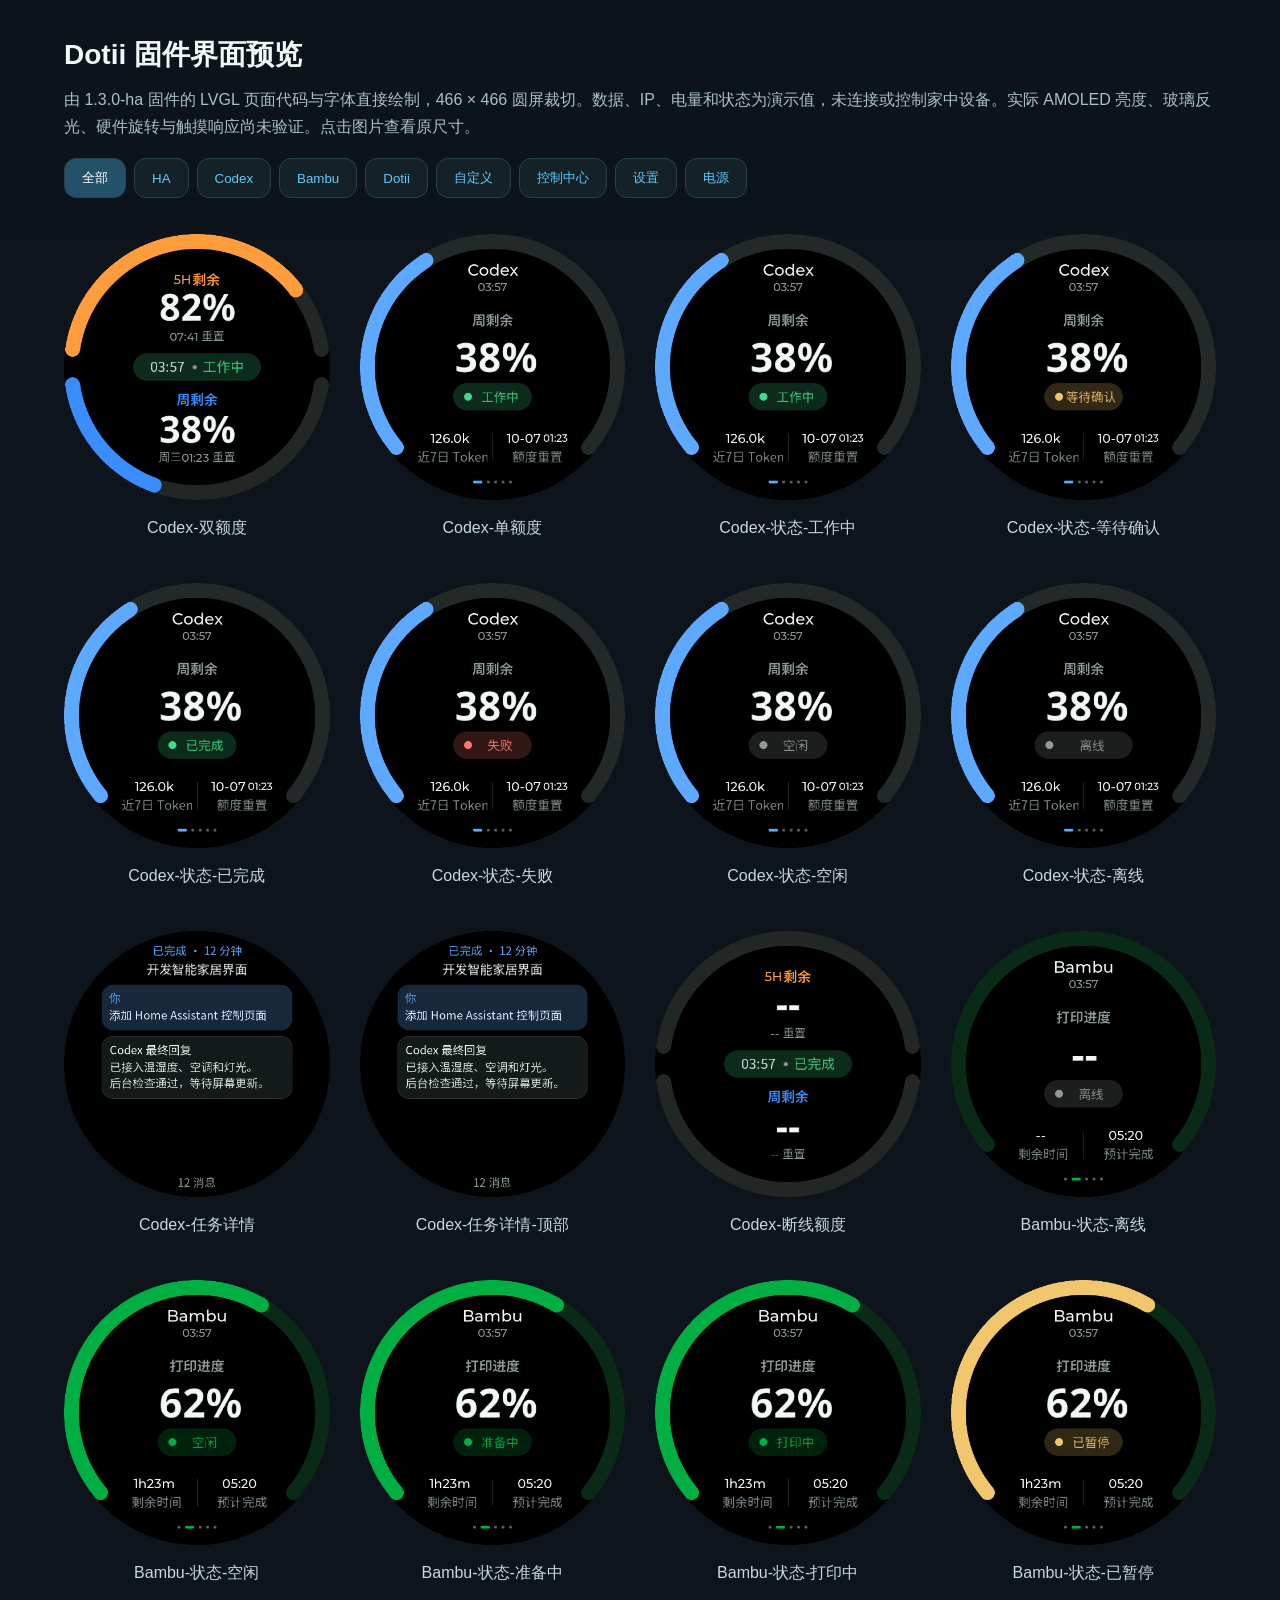
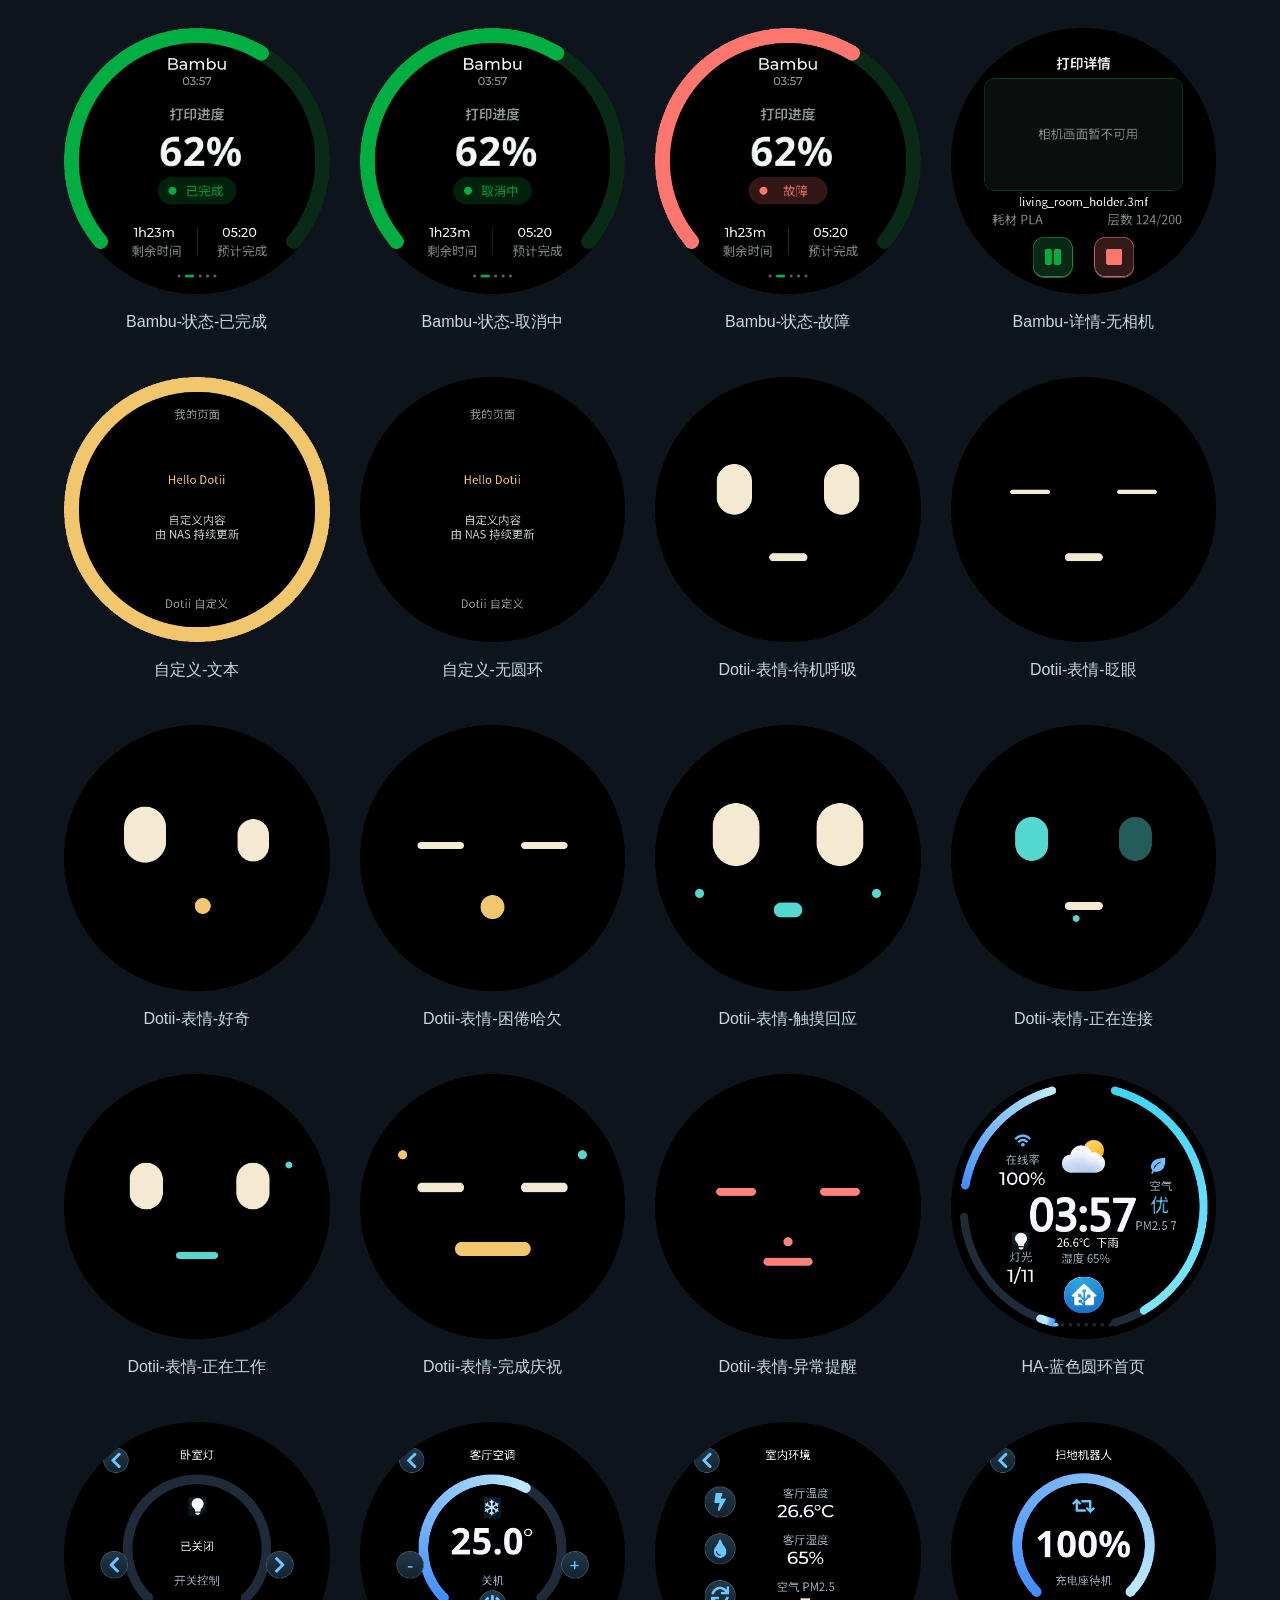
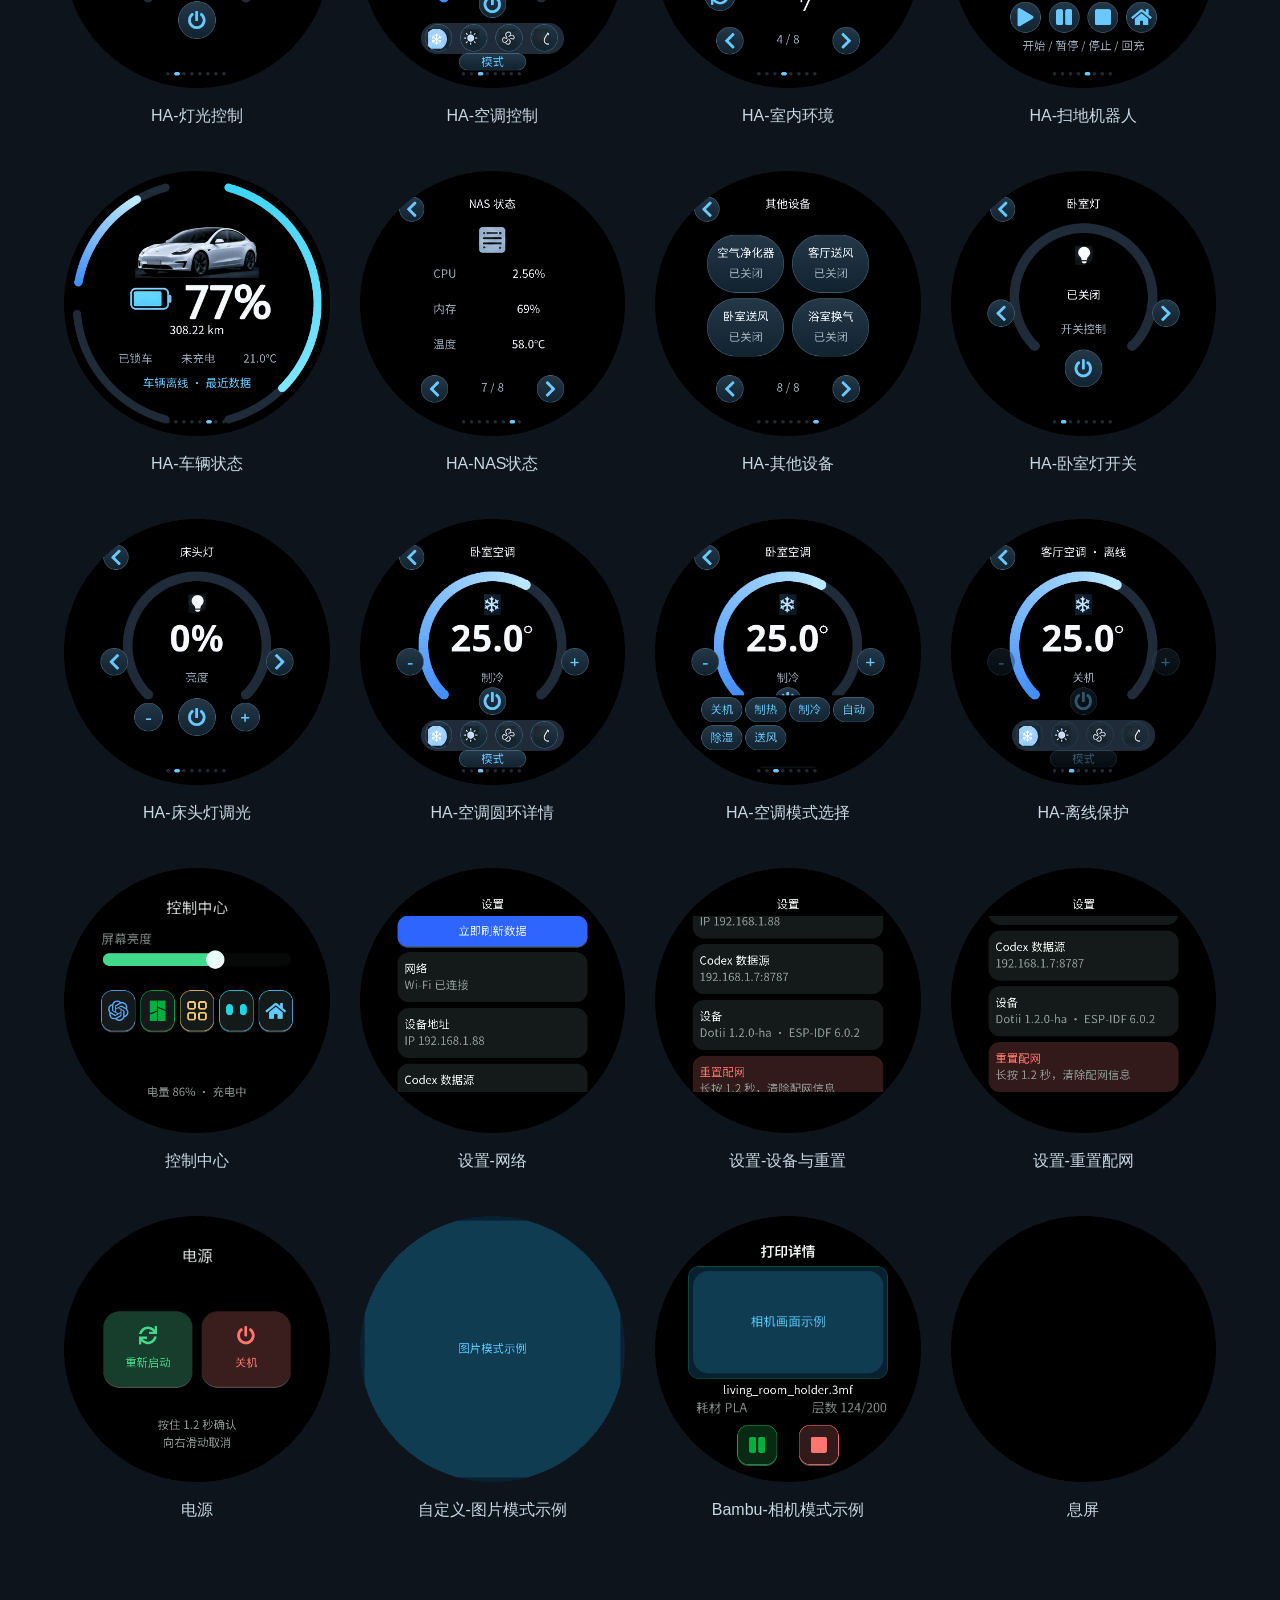
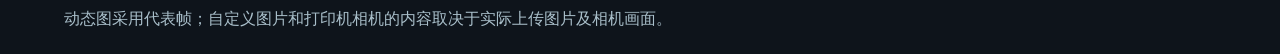
<file: docs/previews/index.html>
<!doctype html><html lang="zh-CN"><meta charset="utf-8"><meta name="viewport" content="width=device-width,initial-scale=1"><title>Dotii 固件界面预览</title><style>*{box-sizing:border-box}body{margin:0;background:#0e141b;color:#f1f8f5;font:16px -apple-system,BlinkMacSystemFont,'PingFang SC',sans-serif}header{padding:36px 5vw;position:sticky;top:0;background:#0e141bf5;z-index:1}h1{font-size:28px;margin:0 0 12px}p{color:#a9bfca;line-height:1.7;margin:0 0 18px}nav{display:flex;flex-wrap:wrap;gap:8px}button{background:#142126;border:1px solid #284149;border-radius:12px;color:#60caff;padding:10px 17px;cursor:pointer}button.active{background:#24516a;color:white}main{display:grid;grid-template-columns:repeat(auto-fit,minmax(260px,1fr));gap:30px;padding:0 5vw 50px}figure{margin:0;text-align:center}img{width:100%;max-width:466px;height:auto}figcaption{margin:14px;color:#c7d8e4}figure[hidden]{display:none}footer{padding:24px 5vw;color:#a9bfca}</style><header><h1>Dotii 固件界面预览</h1><p>由 1.3.0-ha 固件的 LVGL 页面代码与字体直接绘制，466 × 466 圆屏裁切。数据、IP、电量和状态为演示值，未连接或控制家中设备。实际 AMOLED 亮度、玻璃反光、硬件旋转与触摸响应尚未验证。点击图片查看原尺寸。</p><nav><button data-filter="全部" class=active>全部</button><button data-filter="HA">HA</button><button data-filter="Codex">Codex</button><button data-filter="Bambu">Bambu</button><button data-filter="Dotii">Dotii</button><button data-filter="自定义">自定义</button><button data-filter="控制中心">控制中心</button><button data-filter="设置">设置</button><button data-filter="电源">电源</button></nav></header><main><figure data-name="Codex-双额度"><a href="01-Codex-双额度.png" target="_blank"><img loading="lazy" src="01-Codex-双额度.png" width="466" height="466"></a><figcaption>Codex-双额度</figcaption></figure><figure data-name="Codex-单额度"><a href="02-Codex-单额度.png" target="_blank"><img loading="lazy" src="02-Codex-单额度.png" width="466" height="466"></a><figcaption>Codex-单额度</figcaption></figure><figure data-name="Codex-状态-工作中"><a href="03-Codex-状态-工作中.png" target="_blank"><img loading="lazy" src="03-Codex-状态-工作中.png" width="466" height="466"></a><figcaption>Codex-状态-工作中</figcaption></figure><figure data-name="Codex-状态-等待确认"><a href="04-Codex-状态-等待确认.png" target="_blank"><img loading="lazy" src="04-Codex-状态-等待确认.png" width="466" height="466"></a><figcaption>Codex-状态-等待确认</figcaption></figure><figure data-name="Codex-状态-已完成"><a href="05-Codex-状态-已完成.png" target="_blank"><img loading="lazy" src="05-Codex-状态-已完成.png" width="466" height="466"></a><figcaption>Codex-状态-已完成</figcaption></figure><figure data-name="Codex-状态-失败"><a href="06-Codex-状态-失败.png" target="_blank"><img loading="lazy" src="06-Codex-状态-失败.png" width="466" height="466"></a><figcaption>Codex-状态-失败</figcaption></figure><figure data-name="Codex-状态-空闲"><a href="07-Codex-状态-空闲.png" target="_blank"><img loading="lazy" src="07-Codex-状态-空闲.png" width="466" height="466"></a><figcaption>Codex-状态-空闲</figcaption></figure><figure data-name="Codex-状态-离线"><a href="08-Codex-状态-离线.png" target="_blank"><img loading="lazy" src="08-Codex-状态-离线.png" width="466" height="466"></a><figcaption>Codex-状态-离线</figcaption></figure><figure data-name="Codex-任务详情"><a href="09-Codex-任务详情.png" target="_blank"><img loading="lazy" src="09-Codex-任务详情.png" width="466" height="466"></a><figcaption>Codex-任务详情</figcaption></figure><figure data-name="Codex-任务详情-顶部"><a href="10-Codex-任务详情-顶部.png" target="_blank"><img loading="lazy" src="10-Codex-任务详情-顶部.png" width="466" height="466"></a><figcaption>Codex-任务详情-顶部</figcaption></figure><figure data-name="Codex-断线额度"><a href="11-Codex-断线额度.png" target="_blank"><img loading="lazy" src="11-Codex-断线额度.png" width="466" height="466"></a><figcaption>Codex-断线额度</figcaption></figure><figure data-name="Bambu-状态-离线"><a href="12-Bambu-状态-离线.png" target="_blank"><img loading="lazy" src="12-Bambu-状态-离线.png" width="466" height="466"></a><figcaption>Bambu-状态-离线</figcaption></figure><figure data-name="Bambu-状态-空闲"><a href="13-Bambu-状态-空闲.png" target="_blank"><img loading="lazy" src="13-Bambu-状态-空闲.png" width="466" height="466"></a><figcaption>Bambu-状态-空闲</figcaption></figure><figure data-name="Bambu-状态-准备中"><a href="14-Bambu-状态-准备中.png" target="_blank"><img loading="lazy" src="14-Bambu-状态-准备中.png" width="466" height="466"></a><figcaption>Bambu-状态-准备中</figcaption></figure><figure data-name="Bambu-状态-打印中"><a href="15-Bambu-状态-打印中.png" target="_blank"><img loading="lazy" src="15-Bambu-状态-打印中.png" width="466" height="466"></a><figcaption>Bambu-状态-打印中</figcaption></figure><figure data-name="Bambu-状态-已暂停"><a href="16-Bambu-状态-已暂停.png" target="_blank"><img loading="lazy" src="16-Bambu-状态-已暂停.png" width="466" height="466"></a><figcaption>Bambu-状态-已暂停</figcaption></figure><figure data-name="Bambu-状态-已完成"><a href="17-Bambu-状态-已完成.png" target="_blank"><img loading="lazy" src="17-Bambu-状态-已完成.png" width="466" height="466"></a><figcaption>Bambu-状态-已完成</figcaption></figure><figure data-name="Bambu-状态-取消中"><a href="18-Bambu-状态-取消中.png" target="_blank"><img loading="lazy" src="18-Bambu-状态-取消中.png" width="466" height="466"></a><figcaption>Bambu-状态-取消中</figcaption></figure><figure data-name="Bambu-状态-故障"><a href="19-Bambu-状态-故障.png" target="_blank"><img loading="lazy" src="19-Bambu-状态-故障.png" width="466" height="466"></a><figcaption>Bambu-状态-故障</figcaption></figure><figure data-name="Bambu-详情-无相机"><a href="20-Bambu-详情-无相机.png" target="_blank"><img loading="lazy" src="20-Bambu-详情-无相机.png" width="466" height="466"></a><figcaption>Bambu-详情-无相机</figcaption></figure><figure data-name="自定义-文本"><a href="21-自定义-文本.png" target="_blank"><img loading="lazy" src="21-自定义-文本.png" width="466" height="466"></a><figcaption>自定义-文本</figcaption></figure><figure data-name="自定义-无圆环"><a href="22-自定义-无圆环.png" target="_blank"><img loading="lazy" src="22-自定义-无圆环.png" width="466" height="466"></a><figcaption>自定义-无圆环</figcaption></figure><figure data-name="Dotii-表情-待机呼吸"><a href="23-Dotii-表情-待机呼吸.png" target="_blank"><img loading="lazy" src="23-Dotii-表情-待机呼吸.png" width="466" height="466"></a><figcaption>Dotii-表情-待机呼吸</figcaption></figure><figure data-name="Dotii-表情-眨眼"><a href="24-Dotii-表情-眨眼.png" target="_blank"><img loading="lazy" src="24-Dotii-表情-眨眼.png" width="466" height="466"></a><figcaption>Dotii-表情-眨眼</figcaption></figure><figure data-name="Dotii-表情-好奇"><a href="25-Dotii-表情-好奇.png" target="_blank"><img loading="lazy" src="25-Dotii-表情-好奇.png" width="466" height="466"></a><figcaption>Dotii-表情-好奇</figcaption></figure><figure data-name="Dotii-表情-困倦哈欠"><a href="26-Dotii-表情-困倦哈欠.png" target="_blank"><img loading="lazy" src="26-Dotii-表情-困倦哈欠.png" width="466" height="466"></a><figcaption>Dotii-表情-困倦哈欠</figcaption></figure><figure data-name="Dotii-表情-触摸回应"><a href="27-Dotii-表情-触摸回应.png" target="_blank"><img loading="lazy" src="27-Dotii-表情-触摸回应.png" width="466" height="466"></a><figcaption>Dotii-表情-触摸回应</figcaption></figure><figure data-name="Dotii-表情-正在连接"><a href="28-Dotii-表情-正在连接.png" target="_blank"><img loading="lazy" src="28-Dotii-表情-正在连接.png" width="466" height="466"></a><figcaption>Dotii-表情-正在连接</figcaption></figure><figure data-name="Dotii-表情-正在工作"><a href="29-Dotii-表情-正在工作.png" target="_blank"><img loading="lazy" src="29-Dotii-表情-正在工作.png" width="466" height="466"></a><figcaption>Dotii-表情-正在工作</figcaption></figure><figure data-name="Dotii-表情-完成庆祝"><a href="30-Dotii-表情-完成庆祝.png" target="_blank"><img loading="lazy" src="30-Dotii-表情-完成庆祝.png" width="466" height="466"></a><figcaption>Dotii-表情-完成庆祝</figcaption></figure><figure data-name="Dotii-表情-异常提醒"><a href="31-Dotii-表情-异常提醒.png" target="_blank"><img loading="lazy" src="31-Dotii-表情-异常提醒.png" width="466" height="466"></a><figcaption>Dotii-表情-异常提醒</figcaption></figure><figure data-name="HA-蓝色圆环首页"><a href="32-HA-蓝色圆环首页.png" target="_blank"><img loading="lazy" src="32-HA-蓝色圆环首页.png" width="466" height="466"></a><figcaption>HA-蓝色圆环首页</figcaption></figure><figure data-name="HA-灯光控制"><a href="33-HA-灯光控制.png" target="_blank"><img loading="lazy" src="33-HA-灯光控制.png" width="466" height="466"></a><figcaption>HA-灯光控制</figcaption></figure><figure data-name="HA-空调控制"><a href="34-HA-空调控制.png" target="_blank"><img loading="lazy" src="34-HA-空调控制.png" width="466" height="466"></a><figcaption>HA-空调控制</figcaption></figure><figure data-name="HA-室内环境"><a href="35-HA-室内环境.png" target="_blank"><img loading="lazy" src="35-HA-室内环境.png" width="466" height="466"></a><figcaption>HA-室内环境</figcaption></figure><figure data-name="HA-扫地机器人"><a href="36-HA-扫地机器人.png" target="_blank"><img loading="lazy" src="36-HA-扫地机器人.png" width="466" height="466"></a><figcaption>HA-扫地机器人</figcaption></figure><figure data-name="HA-车辆状态"><a href="37-HA-车辆状态.png" target="_blank"><img loading="lazy" src="37-HA-车辆状态.png" width="466" height="466"></a><figcaption>HA-车辆状态</figcaption></figure><figure data-name="HA-NAS状态"><a href="38-HA-NAS状态.png" target="_blank"><img loading="lazy" src="38-HA-NAS状态.png" width="466" height="466"></a><figcaption>HA-NAS状态</figcaption></figure><figure data-name="HA-其他设备"><a href="39-HA-其他设备.png" target="_blank"><img loading="lazy" src="39-HA-其他设备.png" width="466" height="466"></a><figcaption>HA-其他设备</figcaption></figure><figure data-name="HA-卧室灯开关"><a href="40-HA-卧室灯开关.png" target="_blank"><img loading="lazy" src="40-HA-卧室灯开关.png" width="466" height="466"></a><figcaption>HA-卧室灯开关</figcaption></figure><figure data-name="HA-床头灯调光"><a href="41-HA-床头灯调光.png" target="_blank"><img loading="lazy" src="41-HA-床头灯调光.png" width="466" height="466"></a><figcaption>HA-床头灯调光</figcaption></figure><figure data-name="HA-空调圆环详情"><a href="42-HA-空调圆环详情.png" target="_blank"><img loading="lazy" src="42-HA-空调圆环详情.png" width="466" height="466"></a><figcaption>HA-空调圆环详情</figcaption></figure><figure data-name="HA-空调模式选择"><a href="43-HA-空调模式选择.png" target="_blank"><img loading="lazy" src="43-HA-空调模式选择.png" width="466" height="466"></a><figcaption>HA-空调模式选择</figcaption></figure><figure data-name="HA-离线保护"><a href="44-HA-离线保护.png" target="_blank"><img loading="lazy" src="44-HA-离线保护.png" width="466" height="466"></a><figcaption>HA-离线保护</figcaption></figure><figure data-name="控制中心"><a href="43-控制中心.png" target="_blank"><img loading="lazy" src="43-控制中心.png" width="466" height="466"></a><figcaption>控制中心</figcaption></figure><figure data-name="设置-网络"><a href="44-设置-网络.png" target="_blank"><img loading="lazy" src="44-设置-网络.png" width="466" height="466"></a><figcaption>设置-网络</figcaption></figure><figure data-name="设置-设备与重置"><a href="45-设置-设备与重置.png" target="_blank"><img loading="lazy" src="45-设置-设备与重置.png" width="466" height="466"></a><figcaption>设置-设备与重置</figcaption></figure><figure data-name="设置-重置配网"><a href="46-设置-重置配网.png" target="_blank"><img loading="lazy" src="46-设置-重置配网.png" width="466" height="466"></a><figcaption>设置-重置配网</figcaption></figure><figure data-name="电源"><a href="47-电源.png" target="_blank"><img loading="lazy" src="47-电源.png" width="466" height="466"></a><figcaption>电源</figcaption></figure><figure data-name="自定义-图片模式示例"><a href="48-自定义-图片模式示例.png" target="_blank"><img loading="lazy" src="48-自定义-图片模式示例.png" width="466" height="466"></a><figcaption>自定义-图片模式示例</figcaption></figure><figure data-name="Bambu-相机模式示例"><a href="49-Bambu-相机模式示例.png" target="_blank"><img loading="lazy" src="49-Bambu-相机模式示例.png" width="466" height="466"></a><figcaption>Bambu-相机模式示例</figcaption></figure><figure data-name="息屏"><a href="50-息屏.png" target="_blank"><img loading="lazy" src="50-息屏.png" width="466" height="466"></a><figcaption>息屏</figcaption></figure></main><footer>动态图采用代表帧；自定义图片和打印机相机的内容取决于实际上传图片及相机画面。</footer><script>document.querySelectorAll('button').forEach(b=>b.onclick=()=>{document.querySelectorAll('button').forEach(c=>c.classList.toggle('active',c===b));document.querySelectorAll('figure').forEach(f=>f.hidden=b.dataset.filter!=='全部'&&!f.dataset.name.startsWith(b.dataset.filter))})</script></html>
</file>
